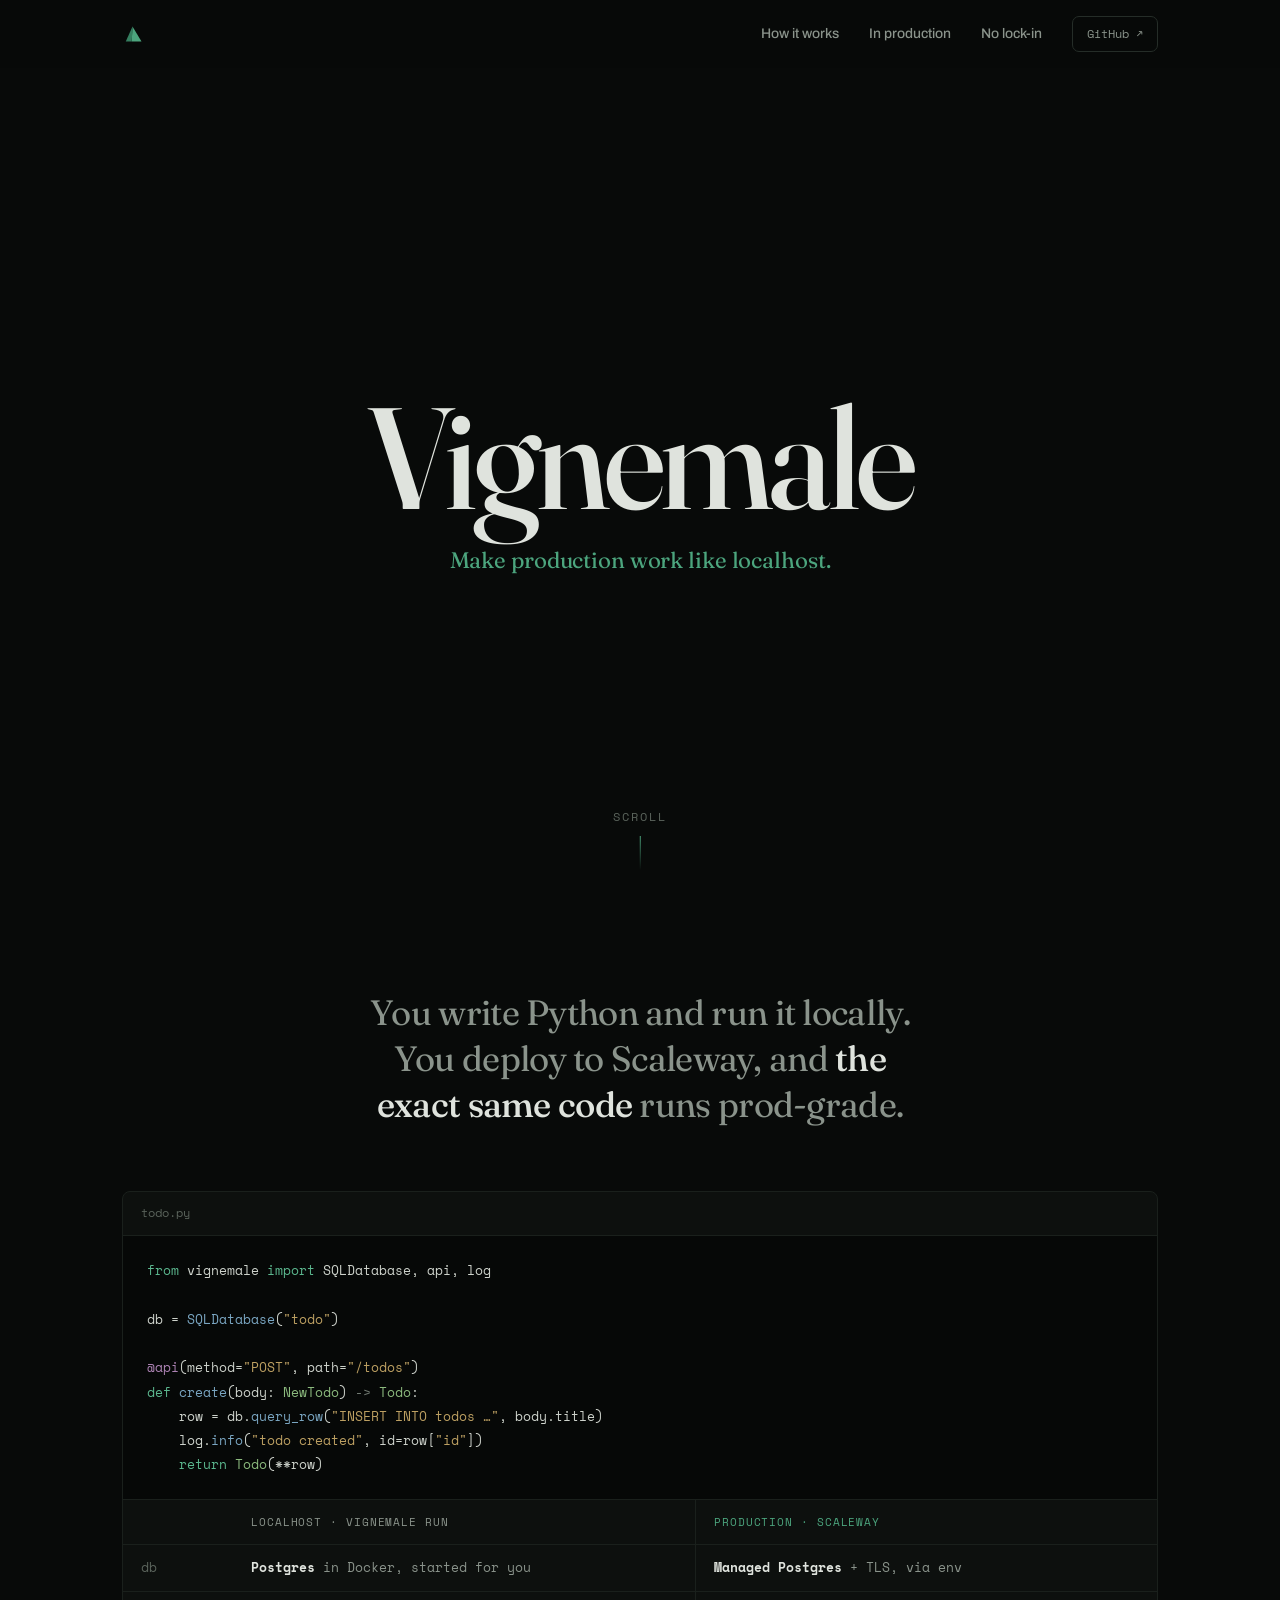
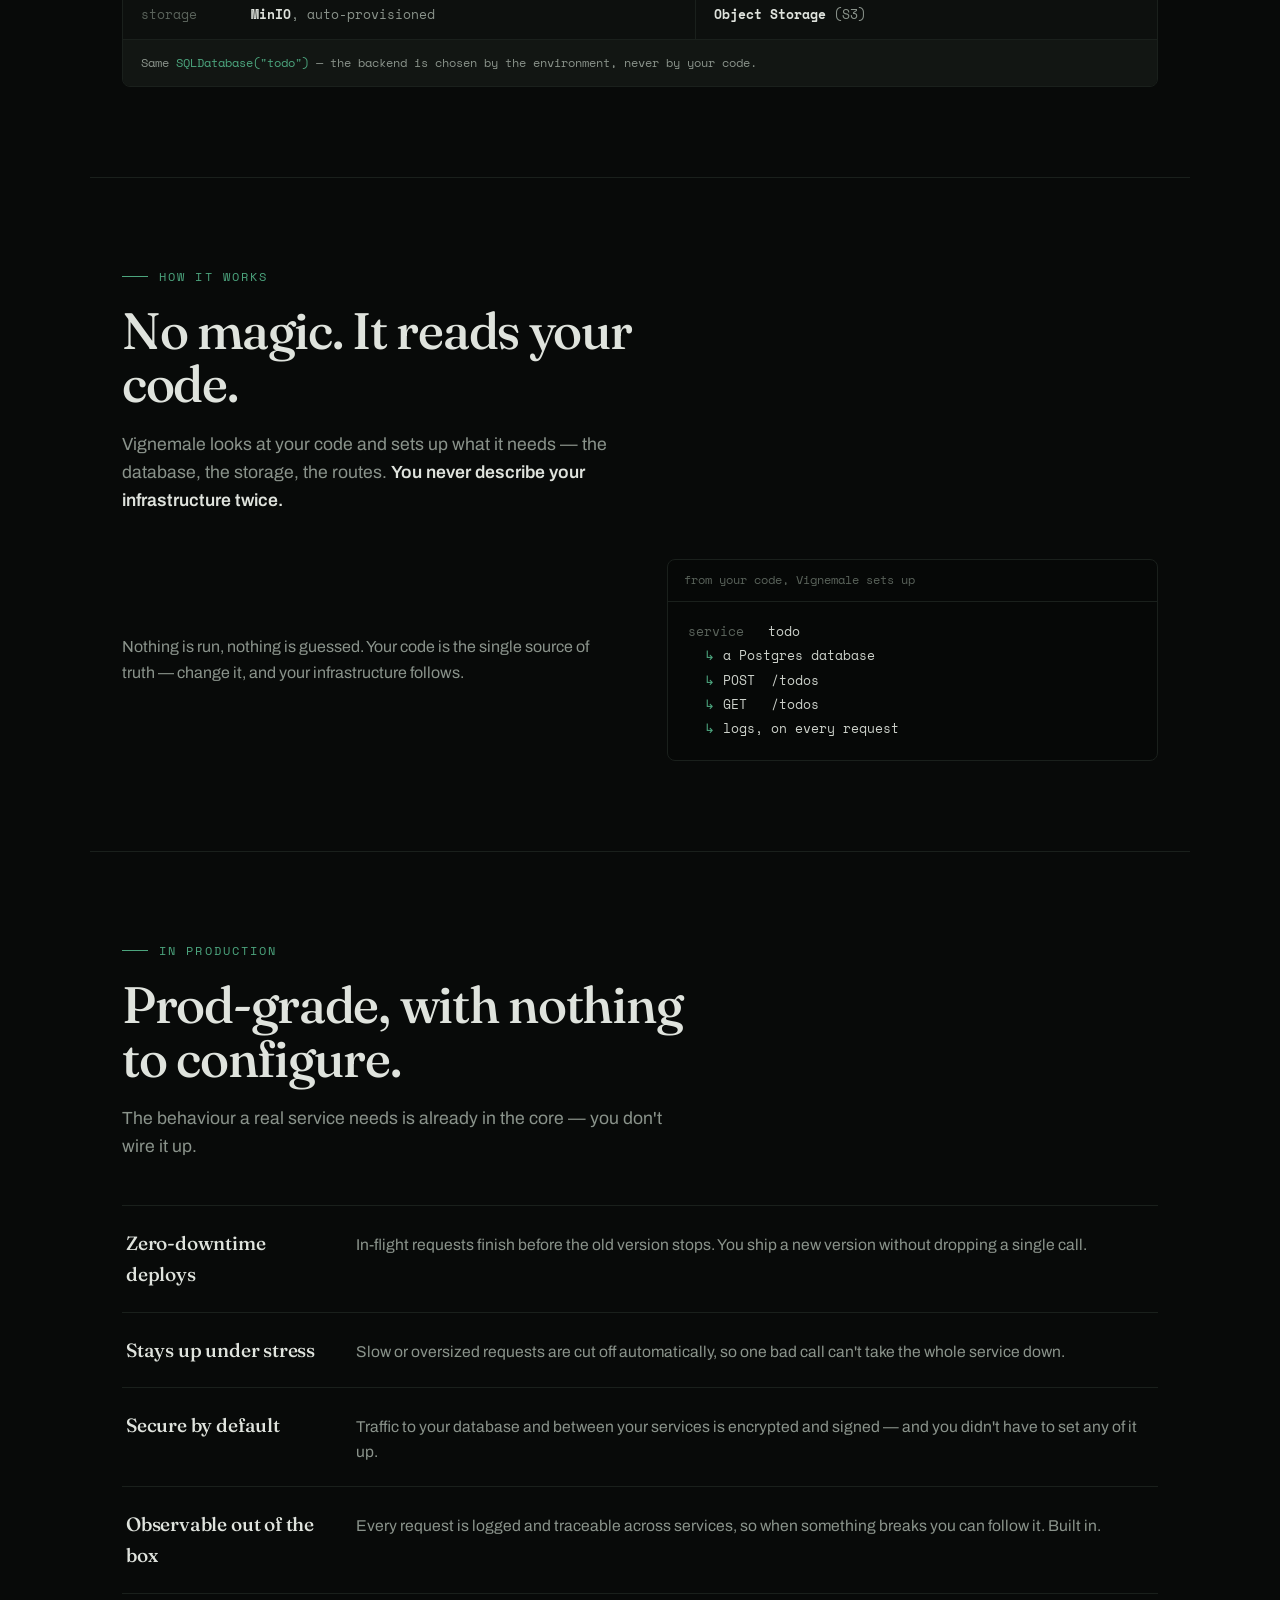
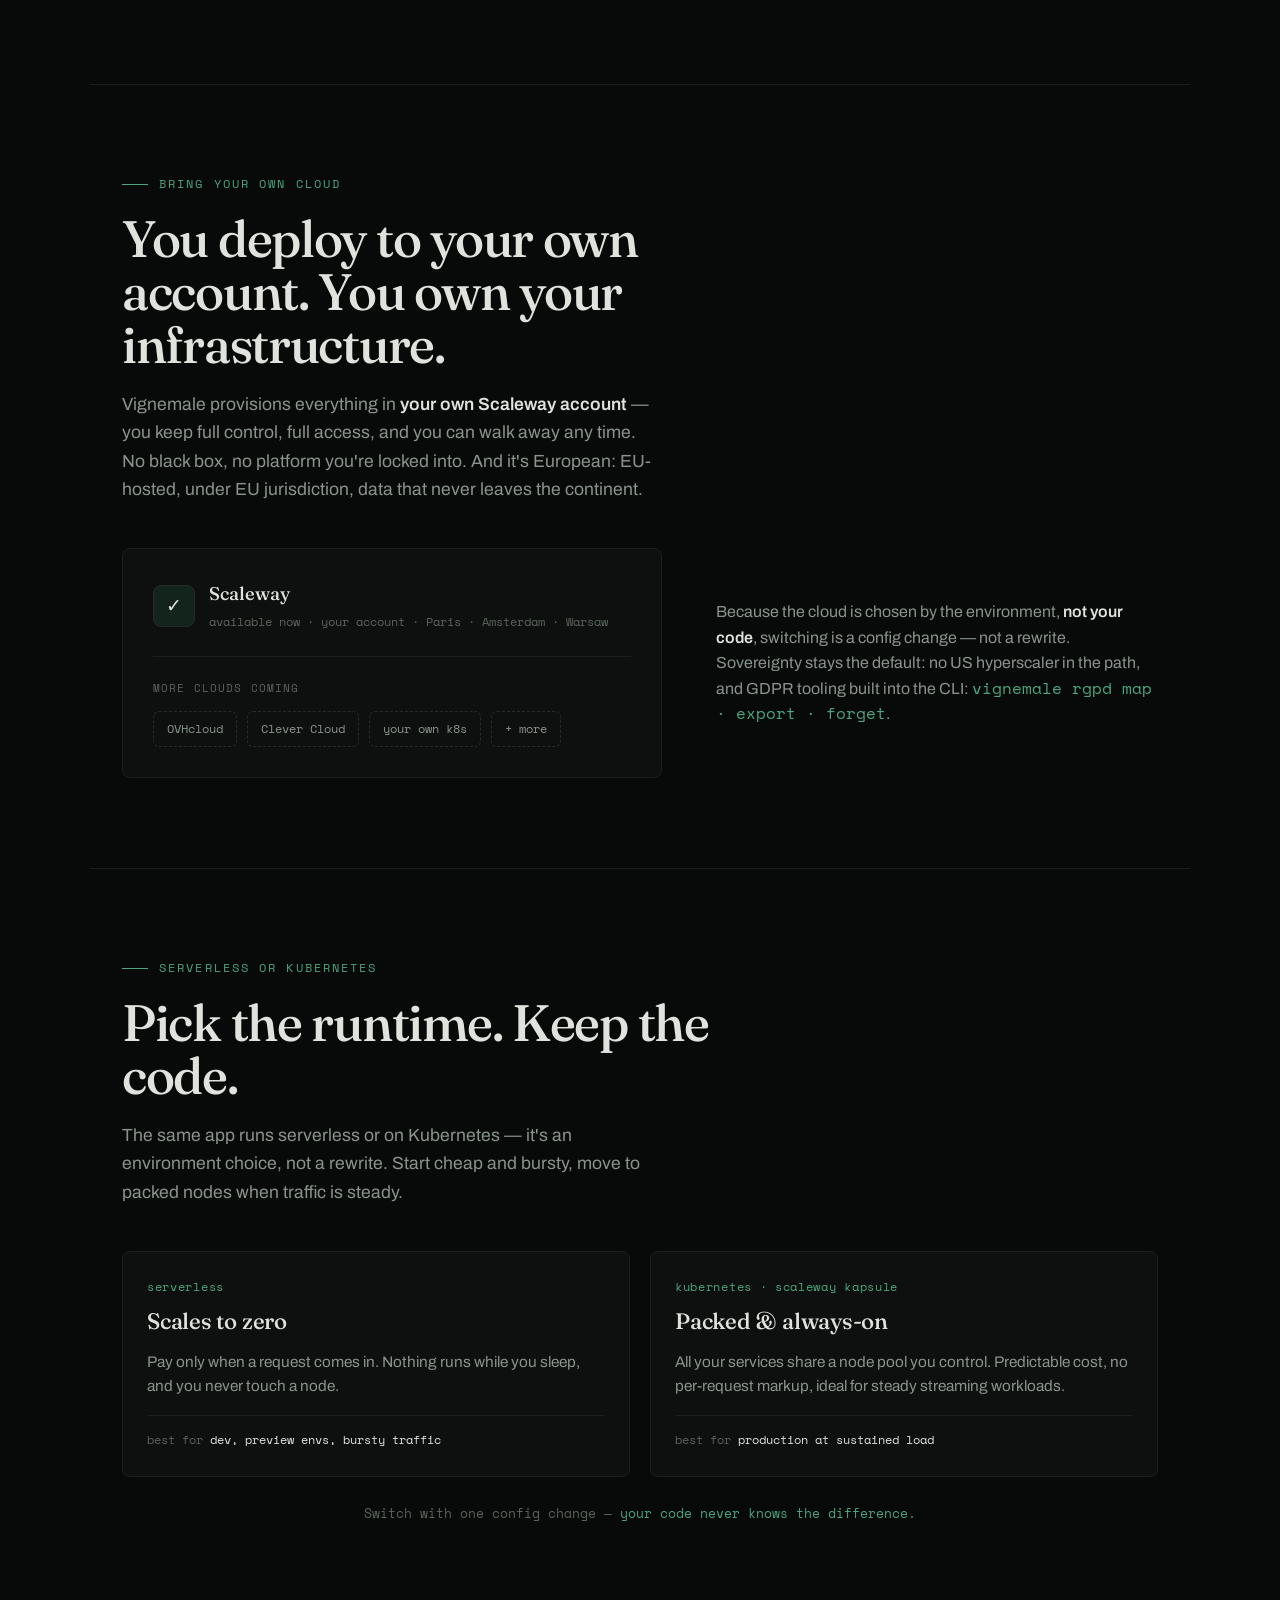
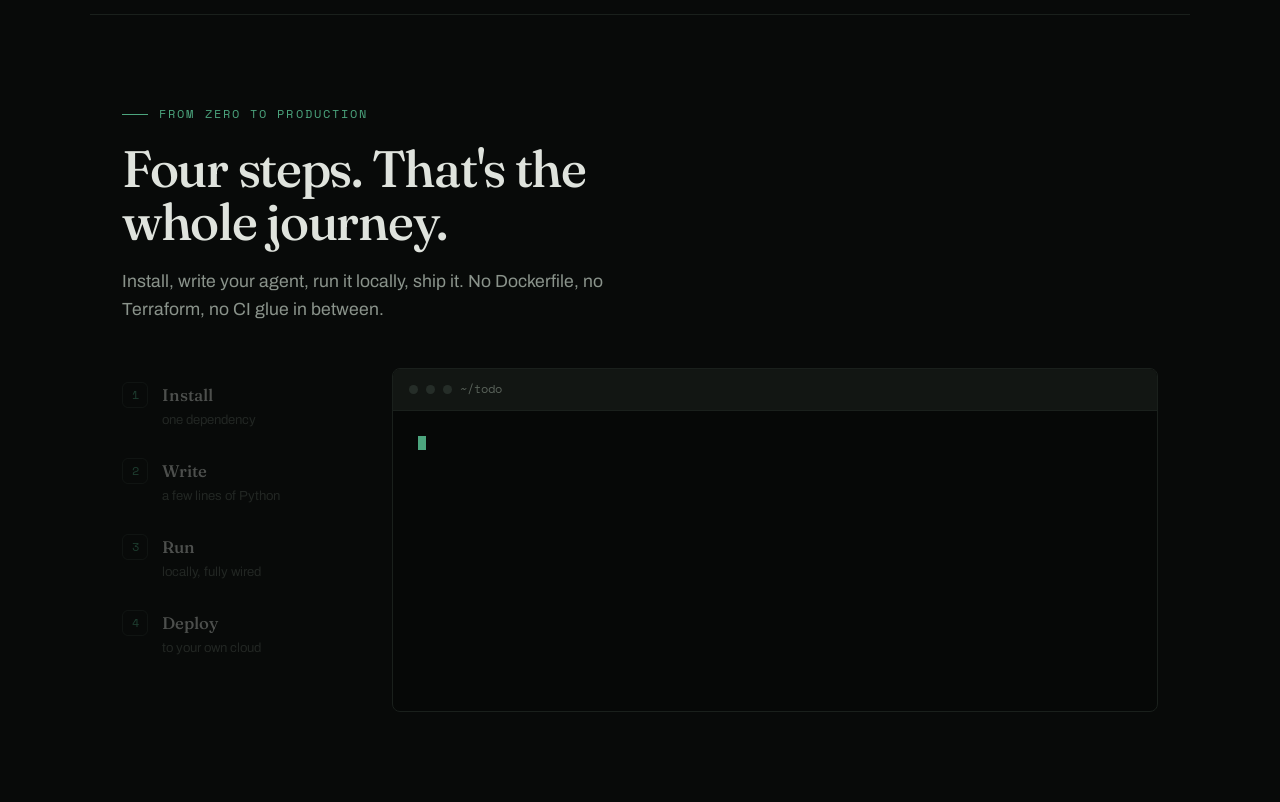
<file: index.html>
<!DOCTYPE html>
<html lang="en">
<head>
<meta charset="UTF-8">
<meta name="viewport" content="width=device-width, initial-scale=1.0">
<title>Vignemale — Make production work like localhost</title>
<meta name="description" content="Write Python, run it locally, deploy to Scaleway. Same code, prod-grade. Infrastructure-from-Code with a Rust core.">
<link rel="preconnect" href="https://fonts.googleapis.com">
<link rel="preconnect" href="https://fonts.gstatic.com" crossorigin>
<link href="https://fonts.googleapis.com/css2?family=Fraunces:ital,opsz,wght@0,9..144,400;0,9..144,500;0,9..144,600&family=Archivo:wght@400;500;600&family=Space+Mono:wght@400;700&display=swap" rel="stylesheet">
<style>
  :root {
    --bg:       #080a09;
    --bg-2:     #0d100e;
    --bg-3:     #121613;
    --fg:       #dfe3dd;
    --fg-soft:  #8a938b;
    --fg-mute:  #5a635b;
    --line:     #1a201c;
    --line-2:   #252d28;
    --green:    #4ca57e;
    --green-d:  #357f60;
    --code-bg:  #060807;
    --code-fg:  #cdd2cb;
  }
  * { margin: 0; padding: 0; box-sizing: border-box; }
  html { scroll-behavior: smooth; }
  body {
    background: var(--bg); color: var(--fg);
    font-family: 'Archivo', sans-serif; line-height: 1.6;
    -webkit-font-smoothing: antialiased; overflow-x: hidden;
  }
  ::selection { background: var(--green); color: var(--bg); }
  a { color: inherit; text-decoration: none; }
  .wrap { max-width: 1100px; margin: 0 auto; padding: 0 32px; }
  .mono { font-family: 'Space Mono', monospace; }

  /* ── nav ──────────────────────────────────────────── */
  nav { position: sticky; top: 0; z-index: 100;
    background: color-mix(in srgb, var(--bg) 86%, transparent);
    backdrop-filter: blur(8px); }
  nav .wrap { display: flex; align-items: center; justify-content: space-between; height: 68px; }
  .brand { display: flex; align-items: center; gap: 11px;
    font-family: 'Fraunces', serif; font-weight: 600; font-size: 1.28rem; letter-spacing: -0.015em; }
  .logo { width: 24px; height: 24px; flex: none; }
  nav .links { display: flex; gap: 30px; align-items: center; }
  nav .links a { font-size: 0.87rem; color: var(--fg-soft); font-weight: 500; transition: color .2s; }
  nav .links a:hover { color: var(--fg); }
  .ghbtn { font-family:'Space Mono',monospace; font-size:.77rem !important; border:1px solid var(--line-2);
    padding:7px 14px; border-radius:7px; transition:border-color .2s, color .2s; }
  .ghbtn:hover { border-color: var(--green); color: var(--green) !important; }
  @media (max-width: 760px){ nav .links a:not(.ghbtn){ display:none; } }

  /* ── hero ─────────────────────────────────────────── */
  header { min-height: calc(100vh - 68px); display:flex; flex-direction:column;
    align-items:center; justify-content:center; text-align:center; padding: 40px 0; }
  h1 { font-family:'Fraunces',serif; font-weight:500; letter-spacing:-0.035em;
    font-size: clamp(4rem, 13vw, 9rem); line-height: 0.95; margin-bottom: 18px; }
  .tagline { font-family:'Fraunces',serif; font-weight:400;
    font-size: clamp(1.05rem, 2vw, 1.4rem); color: var(--green); letter-spacing:-0.005em; }
  .scrollcue { position:absolute; bottom: 30px; left:50%; transform:translateX(-50%);
    font-family:'Space Mono',monospace; font-size:.72rem; letter-spacing:.18em; text-transform:uppercase;
    color: var(--fg-mute); display:flex; flex-direction:column; align-items:center; gap:10px; }
  .scrollcue .bar { width:1px; height:34px; background:linear-gradient(var(--green),transparent); }

  /* ── reveal-on-scroll section ─────────────────────── */
  section { padding: 90px 0; }
  .reveal { opacity:0; transform: translateY(24px); transition: opacity .8s ease, transform .8s ease; }
  .reveal.in { opacity:1; transform:none; }
  .lede { font-family:'Fraunces',serif; font-weight:400; font-size: clamp(1.5rem,3vw,2.2rem);
    line-height:1.3; letter-spacing:-0.02em; color: var(--fg-soft); max-width: 24ch; margin: 0 auto 64px; text-align:center; }
  .lede strong { color: var(--fg); font-weight: 500; }

  /* ── parity demonstrator ──────────────────────────── */
  .demo { border:1px solid var(--line); border-radius:8px; overflow:hidden; background: var(--bg-2); }

  .panel-head { padding:12px 18px; border-bottom:1px solid var(--line);
    font-family:'Space Mono',monospace; font-size:.74rem; color: var(--fg-mute); }

  .side-code { background: var(--code-bg); }
  .side-code pre { font-family:'Space Mono',monospace; font-size:.82rem; line-height:1.85;
    color: var(--code-fg); padding:22px 24px; white-space:pre; overflow-x:auto; }
  .c-kw{color:#5cb88f;} .c-fn{color:#7aa6c2;} .c-str{color:#bda062;} .c-dec{color:#ac82b3;} .c-com{color:#4d564f;font-style:italic;} .c-cls{color:#8cba7e;} .c-op{color:#727b73;}

  /* parity table */
  .parity { border-top:1px solid var(--line); }
  .parity-row { display:grid; grid-template-columns: 110px 1fr 1fr;
    font-family:'Space Mono',monospace; font-size:.8rem; }
  .parity-row > div { padding:13px 18px; }
  .parity-row + .parity-row { border-top:1px solid var(--line); }
  .parity-head { color: var(--fg-mute); font-size:.71rem; letter-spacing:.08em; text-transform:uppercase; }
  .parity-head .env-local { color: var(--fg-soft); }
  .parity-head .env-prod  { color: var(--green); }
  .parity .lbl { color: var(--fg-mute); }
  .parity .cell { color: var(--fg-soft); }
  .parity .cell b { color: var(--fg); font-weight:700; }
  .parity-row .col-prod { border-left:1px solid var(--line); }
  @media (max-width: 700px){
    .parity-row { grid-template-columns: 1fr; }
    .parity-row > div { padding:9px 18px; }
    .parity-row .col-prod { border-left:none; }
    .parity .lbl { padding-bottom:0; }
  }

  .demo-foot { border-top:1px solid var(--line); padding:13px 18px; background: var(--bg-3);
    font-family:'Space Mono',monospace; font-size:.77rem; color: var(--fg-soft); }
  .demo-foot b { color: var(--green); font-weight:400; }

  .scaffold-note { text-align:center; color: var(--fg-mute);
    font-family:'Space Mono',monospace; font-size:.8rem; max-width:640px; margin:56px auto 0; }

  /* ── section scaffolding ──────────────────────────── */
  .kicker { font-family:'Space Mono',monospace; font-size:.73rem; letter-spacing:.18em;
    text-transform:uppercase; color: var(--green); margin-bottom:18px; display:flex; align-items:center; gap:11px; }
  .kicker::before { content:""; width:26px; height:1px; background: var(--green); }
  h2 { font-family:'Fraunces',serif; font-weight:500; font-size: clamp(2rem,4.5vw,3.2rem);
    letter-spacing:-0.025em; line-height:1.04; max-width:18ch; margin-bottom:20px; }
  .sec-lede { color: var(--fg-soft); font-size:1.1rem; max-width:54ch; }
  .sec-lede strong { color: var(--fg); font-weight:600; }
  .divider { height:1px; background: var(--line); max-width:1100px; margin:0 auto; }

  /* how it works: split */
  .split { display:grid; grid-template-columns: 1fr 1fr; gap:54px; align-items:center; margin-top:44px; }
  @media (max-width:820px){ .split { grid-template-columns:1fr; gap:32px; } }
  .check-panel { border:1px solid var(--line); border-radius:8px; overflow:hidden; background: var(--code-bg); }
  .check-panel .ph { padding:11px 16px; border-bottom:1px solid var(--line);
    font-family:'Space Mono',monospace; font-size:.74rem; color: var(--fg-mute); }
  .check-panel pre { font-family:'Space Mono',monospace; font-size:.8rem; line-height:1.9;
    padding:18px 20px; white-space:pre; overflow-x:auto; color: var(--code-fg); }
  .check-panel .g { color: var(--green); } .check-panel .m { color: var(--fg-mute); } .check-panel .y { color:#bda062; }

  /* production: typographic list */
  .prod-list { list-style:none; margin-top:44px; border-top:1px solid var(--line); }
  .prod-list li { display:grid; grid-template-columns: 200px 1fr; gap:30px;
    padding:22px 4px; border-bottom:1px solid var(--line); align-items:baseline; }
  @media (max-width:680px){ .prod-list li { grid-template-columns:1fr; gap:6px; } }
  .prod-list .t { font-family:'Fraunces',serif; font-weight:500; font-size:1.2rem; letter-spacing:-0.01em; }
  .prod-list .d { color: var(--fg-soft); font-size:.98rem; }
  .prod-list .d .mono { color: var(--green); font-size:.86rem; }

  /* sovereignty */
  .sov { display:grid; grid-template-columns: 1.1fr .9fr; gap:54px; align-items:center; margin-top:44px; }
  @media (max-width:820px){ .sov { grid-template-columns:1fr; gap:34px; } }
  .sov-map { border:1px solid var(--line); border-radius:8px; background: var(--bg-2); padding:30px; }
  .sov-now { display:flex; align-items:center; gap:14px; padding-bottom:22px; border-bottom:1px solid var(--line); }
  .sov-now .flag { width:42px; height:42px; border-radius:8px; background: var(--green-bg, #12241c);
    border:1px solid var(--line-2); display:grid; place-items:center; font-size:1.2rem; }
  .sov-now .who b { display:block; font-family:'Fraunces',serif; font-size:1.15rem; font-weight:500; }
  .sov-now .who span { font-family:'Space Mono',monospace; font-size:.76rem; color: var(--fg-mute); }
  .sov-soon { margin-top:22px; }
  .sov-soon .lbl { font-family:'Space Mono',monospace; font-size:.71rem; letter-spacing:.1em;
    text-transform:uppercase; color: var(--fg-mute); margin-bottom:14px; }
  .sov-soon .row { display:flex; gap:10px; flex-wrap:wrap; }
  .sov-soon .chip { font-family:'Space Mono',monospace; font-size:.78rem; color: var(--fg-soft);
    border:1px dashed var(--line-2); border-radius:6px; padding:7px 13px; }

  /* ── animated journey terminal ────────────────────── */
  .journey { display:grid; grid-template-columns: 230px 1fr; gap:40px; margin-top:44px; align-items:start; }
  @media (max-width:820px){ .journey { grid-template-columns:1fr; gap:24px; } }
  .steps { list-style:none; position:sticky; top:100px; }
  .steps li { display:flex; gap:14px; padding:14px 0; opacity:.32; transition:opacity .4s; }
  .steps li.active { opacity:1; }
  .steps .n { font-family:'Space Mono',monospace; font-size:.72rem; color: var(--green);
    border:1px solid var(--line-2); border-radius:6px; width:26px; height:26px; flex:none;
    display:grid; place-items:center; }
  .steps li.active .n { background: var(--green); color: var(--bg); border-color: var(--green); }
  .steps .s-t { font-family:'Fraunces',serif; font-size:1.05rem; font-weight:500; }
  .steps .s-d { font-size:.82rem; color: var(--fg-mute); }

  .term { border:1px solid var(--line); border-radius:8px; overflow:hidden; background: var(--code-bg); }
  .term .bar { padding:11px 16px; border-bottom:1px solid var(--line); background: var(--bg-3);
    font-family:'Space Mono',monospace; font-size:.74rem; color: var(--fg-mute); display:flex; gap:8px; align-items:center; }
  .term .bar .d { width:9px; height:9px; border-radius:50%; background:var(--line-2); }
  .term .body { font-family:'Space Mono',monospace; font-size:.83rem; line-height:1.95;
    padding:20px 22px; min-height:300px; }
  .tl { white-space:pre-wrap; opacity:0; transform: translateY(4px); transition: opacity .25s, transform .25s; }
  .tl.show { opacity:1; transform:none; }
  .tl.cmd { color: var(--code-fg); }
  .tl.cmd .p { color: var(--green); }
  .tl.out { color: var(--fg-mute); }
  .tl.out .ok { color: var(--green); }
  .tl.note { color:#6a7269; font-style:italic; }
  .tl.code { color:#9bc98c; }
  .tl.gap { line-height:.9; }
  .caret { display:inline-block; width:8px; height:1.05em; background:var(--green);
    vertical-align:-2px; margin-left:3px; animation:blink 1s steps(2) infinite; }
  @keyframes blink { 50%{ opacity:0; } }

  /* ── runtime choice ───────────────────────────────── */
  .modes { display:grid; grid-template-columns:1fr 1fr; gap:20px; margin-top:44px; }
  @media (max-width:680px){ .modes { grid-template-columns:1fr; } }
  .mode { border:1px solid var(--line); border-radius:8px; padding:26px 24px; background: var(--bg-2); }
  .mode .tag { font-family:'Space Mono',monospace; font-size:.72rem; color: var(--green); letter-spacing:.06em; }
  .mode h3 { font-family:'Fraunces',serif; font-weight:500; font-size:1.4rem; margin:8px 0 10px; letter-spacing:-0.01em; }
  .mode p { color: var(--fg-soft); font-size:.96rem; }
  .mode .best { margin-top:16px; padding-top:14px; border-top:1px solid var(--line);
    font-family:'Space Mono',monospace; font-size:.78rem; color: var(--fg-mute); }
  .mode .best b { color: var(--fg); font-weight:400; }
  .modes-note { text-align:center; margin-top:26px; font-family:'Space Mono',monospace;
    font-size:.82rem; color: var(--fg-mute); }
  .modes-note b { color: var(--green); font-weight:400; }
</style>
</head>
<body>

<nav>
  <div class="wrap">
    <a class="brand" href="#">
      <svg class="logo" viewBox="0 0 32 32" fill="none">
        <!-- faceted asymmetric peak: sunlit face + shadow face -->
        <path d="M14 6 L26 26 L13 26 Z" fill="var(--green)"/>
        <path d="M14 6 L13 26 L5 26 Z" fill="var(--green-d)"/>
      </svg>
    </a>
    <div class="links">
      <a href="#">How it works</a>
      <a href="#">In production</a>
      <a href="#">No lock-in</a>
      <a class="ghbtn" href="#">GitHub ↗</a>
    </div>
  </div>
</nav>

<header>
  <h1>Vignemale</h1>
  <p class="tagline">Make production work like localhost.</p>
  <div class="scrollcue"><span>scroll</span><span class="bar"></span></div>
</header>

<section>
  <div class="wrap">
    <p class="lede reveal">You write Python and run it locally. You deploy to Scaleway, and <strong>the exact same code</strong> runs prod-grade.</p>

    <div class="demo reveal">
      <div class="panel-head">todo.py</div>
      <div class="side-code">
<pre><span class="c-kw">from</span> vignemale <span class="c-kw">import</span> SQLDatabase, api, log

db = <span class="c-fn">SQLDatabase</span>(<span class="c-str">"todo"</span>)

<span class="c-dec">@api</span>(method=<span class="c-str">"POST"</span>, path=<span class="c-str">"/todos"</span>)
<span class="c-kw">def</span> <span class="c-fn">create</span>(body: <span class="c-cls">NewTodo</span>) <span class="c-op">-></span> <span class="c-cls">Todo</span>:
    row = db.<span class="c-fn">query_row</span>(<span class="c-str">"INSERT INTO todos …"</span>, body.title)
    log.<span class="c-fn">info</span>(<span class="c-str">"todo created"</span>, id=row[<span class="c-str">"id"</span>])
    <span class="c-kw">return</span> <span class="c-cls">Todo</span>(**row)</pre>
      </div>

      <div class="parity">
        <div class="parity-row parity-head">
          <div></div>
          <div class="env-local">localhost · vignemale run</div>
          <div class="col-prod env-prod">production · scaleway</div>
        </div>
        <div class="parity-row">
          <div class="lbl">db</div>
          <div class="cell"><b>Postgres</b> in Docker, started for you</div>
          <div class="cell col-prod"><b>Managed Postgres</b> + TLS, via env</div>
        </div>
        <div class="parity-row">
          <div class="lbl">storage</div>
          <div class="cell"><b>MinIO</b>, auto-provisioned</div>
          <div class="cell col-prod"><b>Object Storage</b> (S3)</div>
        </div>
      </div>

      <div class="demo-foot">Same <b>SQLDatabase("todo")</b> — the backend is chosen by the environment, never by your code.</div>
    </div>
  </div>
</section>

<div class="divider"></div>

<!-- ── How it works ───────────────────────────────── -->
<section>
  <div class="wrap">
    <div class="reveal">
      <div class="kicker">How it works</div>
      <h2>No magic. It reads your code.</h2>
      <p class="sec-lede">Vignemale looks at your code and sets up what it needs — the database, the storage, the routes. <strong>You never describe your infrastructure twice.</strong></p>
    </div>
    <div class="split">
      <div class="reveal">
        <p class="sec-lede" style="font-size:1rem">Nothing is run, nothing is guessed. Your code is the single source of truth — change it, and your infrastructure follows.</p>
      </div>
      <div class="check-panel reveal">
        <div class="ph">from your code, Vignemale sets up</div>
<pre><span class="m">service</span>   todo
  <span class="g">↳</span> a Postgres database
  <span class="g">↳</span> POST  /todos
  <span class="g">↳</span> GET   /todos
  <span class="g">↳</span> logs, on every request</pre>
      </div>
    </div>
  </div>
</section>

<div class="divider"></div>

<!-- ── In production ──────────────────────────────── -->
<section>
  <div class="wrap">
    <div class="reveal">
      <div class="kicker">In production</div>
      <h2>Prod-grade, with nothing to configure.</h2>
      <p class="sec-lede">The behaviour a real service needs is already in the core — you don't wire it up.</p>
    </div>
    <ul class="prod-list">
      <li class="reveal"><div class="t">Zero-downtime deploys</div><div class="d">In-flight requests finish before the old version stops. You ship a new version without dropping a single call.</div></li>
      <li class="reveal"><div class="t">Stays up under stress</div><div class="d">Slow or oversized requests are cut off automatically, so one bad call can't take the whole service down.</div></li>
      <li class="reveal"><div class="t">Secure by default</div><div class="d">Traffic to your database and between your services is encrypted and signed — and you didn't have to set any of it up.</div></li>
      <li class="reveal"><div class="t">Observable out of the box</div><div class="d">Every request is logged and traceable across services, so when something breaks you can follow it. Built in.</div></li>
    </ul>
  </div>
</section>

<div class="divider"></div>

<!-- ── Sovereignty ────────────────────────────────── -->
<section>
  <div class="wrap">
    <div class="reveal">
      <div class="kicker">Bring your own cloud</div>
      <h2>You deploy to your own account. You own your infrastructure.</h2>
      <p class="sec-lede">Vignemale provisions everything in <strong>your own Scaleway account</strong> — you keep full control, full access, and you can walk away any time. No black box, no platform you're locked into. And it's European: EU-hosted, under EU jurisdiction, data that never leaves the continent.</p>
    </div>
    <div class="sov">
      <div class="sov-map reveal">
        <div class="sov-now">
          <div class="flag">✓</div>
          <div class="who"><b>Scaleway</b><span>available now · your account · Paris · Amsterdam · Warsaw</span></div>
        </div>
        <div class="sov-soon">
          <div class="lbl">More clouds coming</div>
          <div class="row">
            <span class="chip">OVHcloud</span>
            <span class="chip">Clever Cloud</span>
            <span class="chip">your own k8s</span>
            <span class="chip">+ more</span>
          </div>
        </div>
      </div>
      <div class="reveal">
        <p class="sec-lede" style="font-size:1rem">Because the cloud is chosen by the environment, <strong>not your code</strong>, switching is a config change — not a rewrite. Sovereignty stays the default: no US hyperscaler in the path, and GDPR tooling built into the CLI: <span class="mono" style="color:var(--green)">vignemale rgpd map · export · forget</span>.</p>
      </div>
    </div>
  </div>
</section>

<div class="divider"></div>

<!-- ── Runtime choice ─────────────────────────────── -->
<section>
  <div class="wrap">
    <div class="reveal">
      <div class="kicker">Serverless or Kubernetes</div>
      <h2>Pick the runtime. Keep the code.</h2>
      <p class="sec-lede">The same app runs serverless or on Kubernetes — it's an environment choice, not a rewrite. Start cheap and bursty, move to packed nodes when traffic is steady.</p>
    </div>
    <div class="modes">
      <div class="mode reveal">
        <div class="tag">serverless</div>
        <h3>Scales to zero</h3>
        <p>Pay only when a request comes in. Nothing runs while you sleep, and you never touch a node.</p>
        <div class="best">best for <b>dev, preview envs, bursty traffic</b></div>
      </div>
      <div class="mode reveal">
        <div class="tag">kubernetes · scaleway kapsule</div>
        <h3>Packed &amp; always-on</h3>
        <p>All your services share a node pool you control. Predictable cost, no per-request markup, ideal for steady streaming workloads.</p>
        <div class="best">best for <b>production at sustained load</b></div>
      </div>
    </div>
    <div class="modes-note">Switch with one config change — <b>your code never knows the difference.</b></div>
  </div>
</section>

<div class="divider"></div>

<!-- ── Animated journey ───────────────────────────── -->
<section>
  <div class="wrap">
    <div class="reveal">
      <div class="kicker">From zero to production</div>
      <h2>Four steps. That's the whole journey.</h2>
      <p class="sec-lede">Install, write your agent, run it locally, ship it. No Dockerfile, no Terraform, no CI glue in between.</p>
    </div>
    <div class="journey">
      <ol class="steps reveal">
        <li data-step="0"><span class="n">1</span><div><div class="s-t">Install</div><div class="s-d">one dependency</div></div></li>
        <li data-step="1"><span class="n">2</span><div><div class="s-t">Write</div><div class="s-d">a few lines of Python</div></div></li>
        <li data-step="2"><span class="n">3</span><div><div class="s-t">Run</div><div class="s-d">locally, fully wired</div></div></li>
        <li data-step="3"><span class="n">4</span><div><div class="s-t">Deploy</div><div class="s-d">to your own cloud</div></div></li>
      </ol>

      <div class="term reveal" id="term">
        <div class="bar"><span class="d"></span><span class="d"></span><span class="d"></span> ~/todo</div>
        <div class="body" id="termbody"></div>
      </div>
    </div>
  </div>
</section>

<script>
  const io = new IntersectionObserver((entries) => {
    entries.forEach(e => { if (e.isIntersecting) { e.target.classList.add('in'); io.unobserve(e.target); } });
  }, { threshold: 0.15 });
  document.querySelectorAll('.reveal').forEach(el => io.observe(el));

  // animated terminal journey
  const SEQ = [
    { step:0, t:520,  cls:'cmd',  html:'<span class="p">$</span> uv add vignemale[cli]' },
    { step:0, t:700,  cls:'out',  html:'  <span class="ok">+</span> vignemale 0.4.0' },
    { step:1, t:600,  cls:'gap',  html:' ' },
    { step:1, t:300,  cls:'note', html:'# todo.py — write your agent' },
    { step:1, t:340,  cls:'code', html:'@api(method="POST", path="/todos")' },
    { step:1, t:340,  cls:'code', html:'def create(body: NewTodo) -> Todo: ...' },
    { step:2, t:600,  cls:'gap',  html:' ' },
    { step:2, t:520,  cls:'cmd',  html:'<span class="p">$</span> vignemale run' },
    { step:2, t:620,  cls:'out',  html:'  <span class="ok">✓</span> Postgres ready (local)' },
    { step:2, t:520,  cls:'out',  html:'  <span class="ok">✓</span> serving on http://localhost:8080' },
    { step:3, t:700,  cls:'gap',  html:' ' },
    { step:3, t:520,  cls:'cmd',  html:'<span class="p">$</span> vignemale deploy' },
    { step:3, t:760,  cls:'out',  html:'  <span class="ok">✓</span> provisioned on your Scaleway account' },
    { step:3, t:620,  cls:'out',  html:'  <span class="ok">✓</span> live → https://todo.app.scw.cloud' },
  ];

  function playJourney(){
    const body = document.getElementById('termbody');
    const stepEls = document.querySelectorAll('.steps li');
    const caret = () => { const c=document.createElement('span'); c.className='caret'; return c; };
    let live = caret(); body.appendChild(live);
    let acc = 400;
    SEQ.forEach((line, i) => {
      acc += line.t;
      setTimeout(() => {
        if (live && live.parentNode) live.remove();
        const el = document.createElement('div');
        el.className = 'tl ' + line.cls; el.innerHTML = line.html;
        body.appendChild(el);
        requestAnimationFrame(() => el.classList.add('show'));
        stepEls.forEach(s => s.classList.toggle('active', +s.dataset.step === line.step));
        if (i < SEQ.length - 1) { live = caret(); body.appendChild(live); }
      }, acc);
    });
  }
  const tObs = new IntersectionObserver((es) => {
    es.forEach(e => { if (e.isIntersecting) { playJourney(); tObs.disconnect(); } });
  }, { threshold: 0.4 });
  tObs.observe(document.getElementById('term'));
</script>
</body>
</html>
</file>
